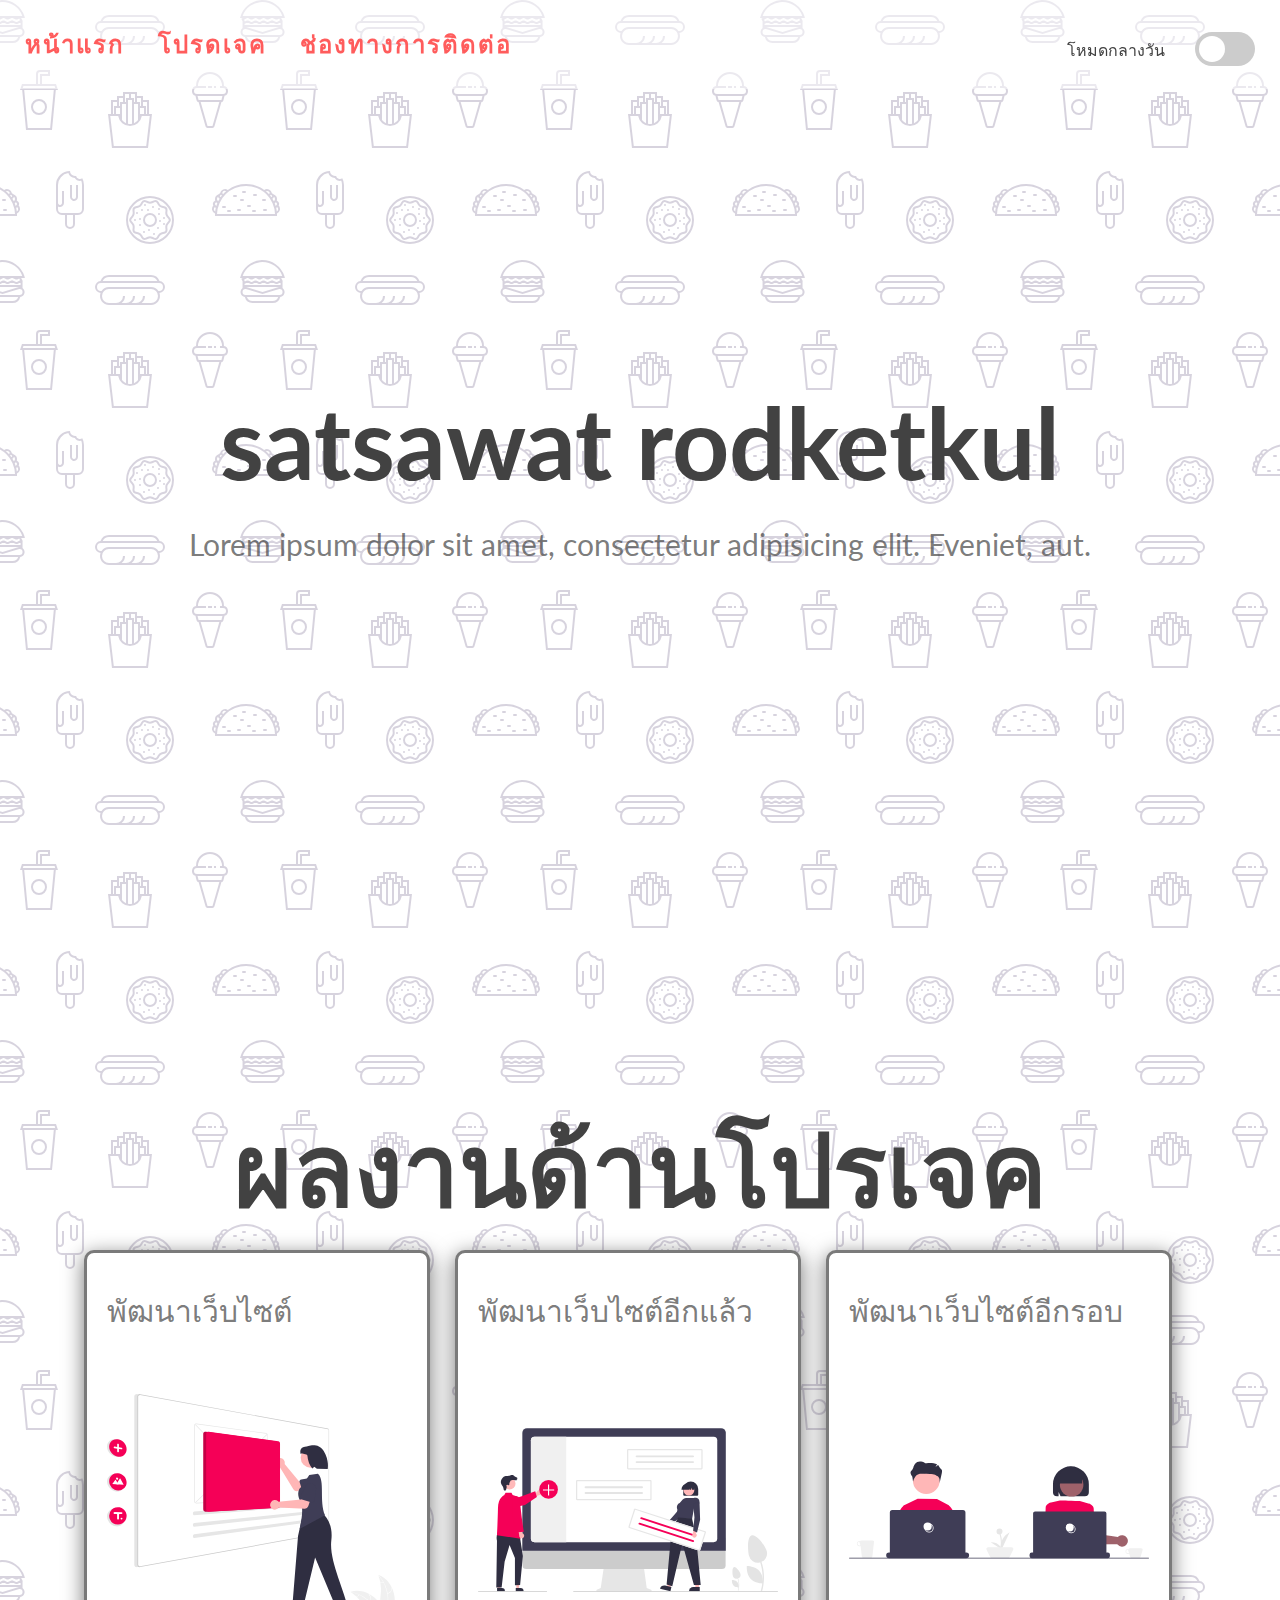
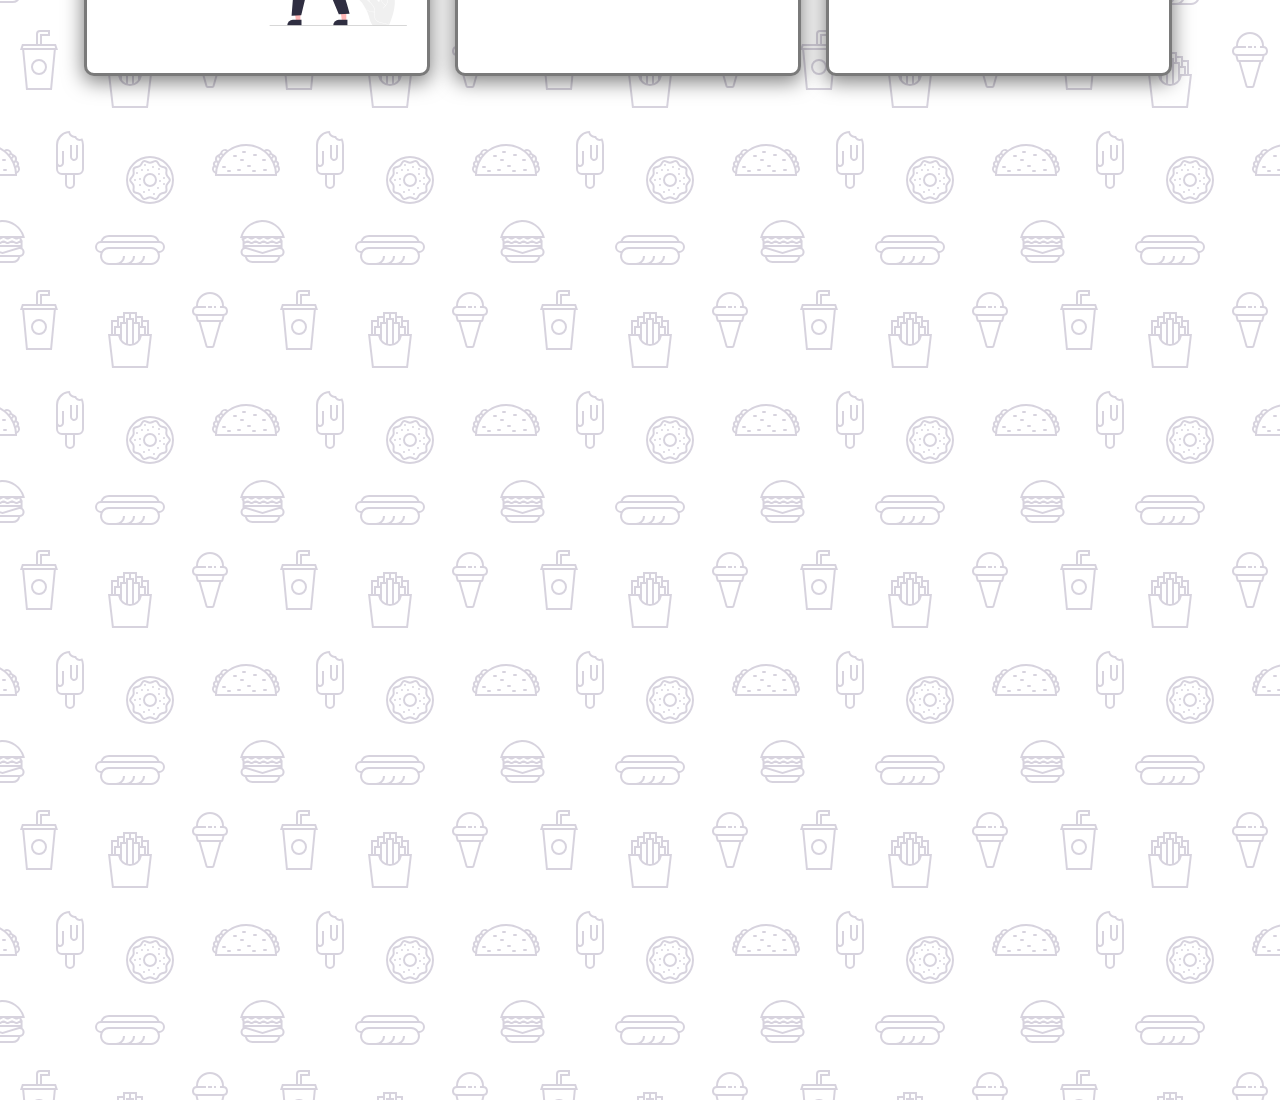
<file: DarkMode/index.html>
<!DOCTYPE html>
<html lang="en">
<head>
    <meta charset="UTF-8">
    <meta http-equiv="X-UA-Compatible" content="IE=edge">
    <meta name="viewport" content="width=device-width, initial-scale=1.0">
    <title>Document</title>
    <link rel="stylesheet" href="style.css">
    <link rel="stylesheet" href="https://pro.fontawesome.com/releases/v5.10.0/css/all.css" integrity="sha384-AYmEC3Yw5cVb3ZcuHtOA93w35dYTsvhLPVnYs9eStHfGJvOvKxVfELGroGkvsg+p" crossorigin="anonymous"/>
</head>
<body>
    <div class="them-switch-container">
        <span id="toggle-icon">
            <span class="toggle-text">โหมดกลางวัน</span>
            <i class="fas fa-sun"></i>
        </span>
        <label class="them-switch">
            <input type="checkbox">
            <div class="slider round"></div>
        </label>
    </div>
    <nav id="nav">
        <a href="#home">หน้าแรก</a>
        <a href="#project">โปรดเจค</a>
        <a href="#contact">ช่องทางการติดต่อ</a>
    </nav>
    <section id="home">
        <div class="title-group">
            <h1>satsawat rodketkul</h1>
            <h2>Lorem ipsum dolor sit amet, consectetur adipisicing elit. Eveniet, aut.</h2>
        </div>
    </section>
    <section id="project">
        <h1>ผลงานด้านโปรเจค</h1>
        <div class="project-container">
            <div class="image-container">
                 <h2>พัฒนาเว็บไซต์</h2>
                 <img src="img/undraw_Website_builder_light.svg" alt="" id="image1">
            </div>
            <div class="image-container">
                <h2>พัฒนาเว็บไซต์อีกแล้ว</h2>
                <img src="img/undraw_Add_tasks_light.svg" alt="" id="image2">
           </div>
           <div class="image-container">
            <h2>พัฒนาเว็บไซต์อีกรอบ</h2>
            <img src="img/undraw_Shared_workspace_light.svg" alt="" id="image3">
       </div>
        </div>
    </section>
    <section id="contact">
        <div class="social-icon">
            <i class="fab fa-youtube"></i>
            <i class="fab fa-facebook"></i>
            <i class="fab fa-github"></i>
        </div>
    </section>
    <script src="javascript.js"></script>
</body>
</html>
</file>
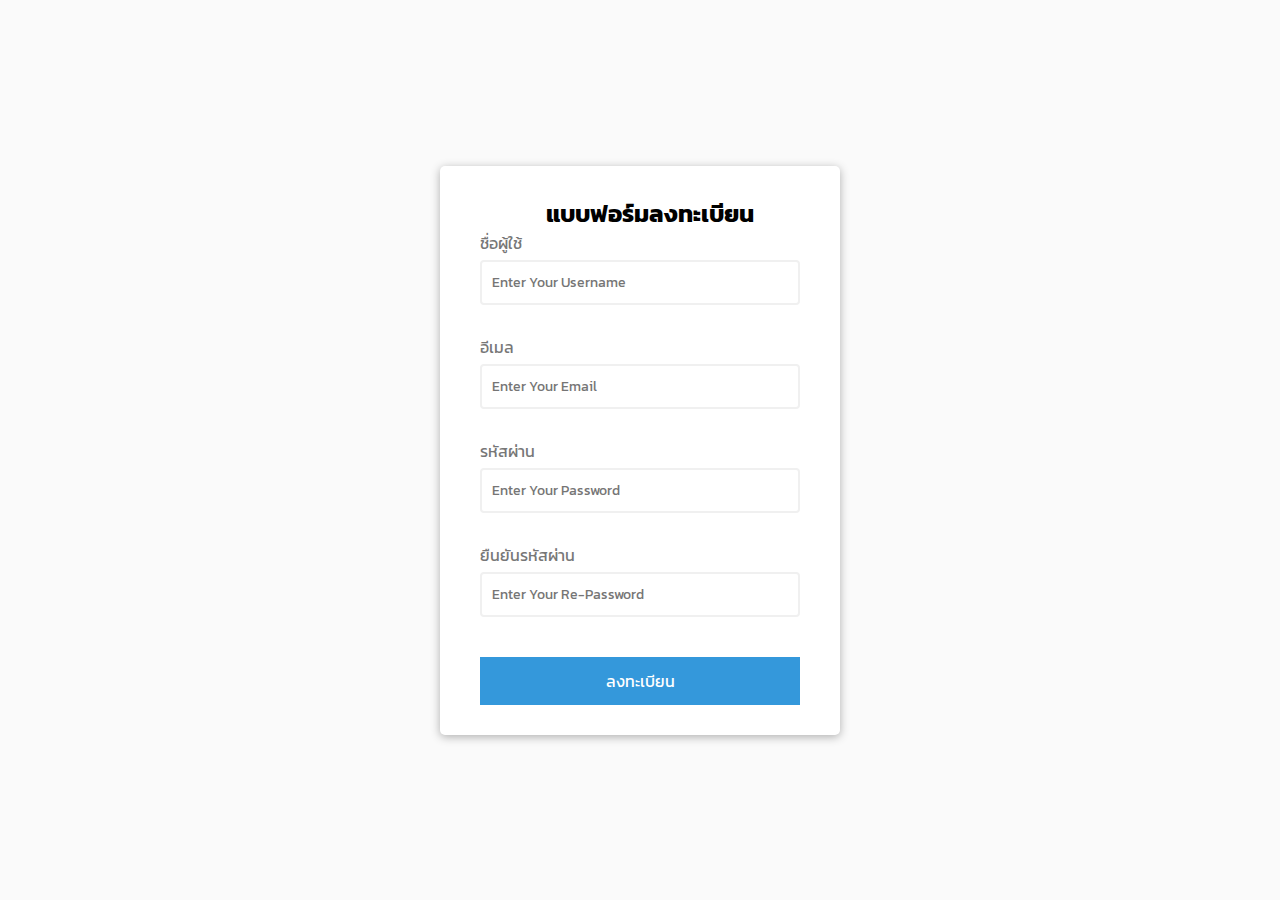
<file: Form Validation/index.html>
<!DOCTYPE html>
<html lang="en">
<head>
    <meta charset="UTF-8">
    <meta http-equiv="X-UA-Compatible" content="IE=edge">
    <meta name="viewport" content="width=device-width, initial-scale=1.0">
    <title>Form Validation</title>
    <link rel="stylesheet" href="style.css">
</head>
<body>
    <div class="container">
        <form id="form" class="form">
            <h2>แบบฟอร์มลงทะเบียน</h2>
            <div class="form-control">
                <label for="username">ชื่อผู้ใช้</label>
                <input type="text" name="" id="username" placeholder="Enter Your Username">
                <small>error message</small>
            </div>
            <div class="form-control">
                <label for="email">อีเมล</label>
                <input type="text" name="" id="email" placeholder="Enter Your Email">
                <small>error message</small>
            </div>
            <div class="form-control">
                <label for="password">รหัสผ่าน</label>
                <input type="password" name="" id="password" placeholder="Enter Your Password">
                <small>error message</small>
                </div>
            <div class="form-control">
                <label for="password">ยืนยันรหัสผ่าน</label>
                <input type="password" name="" id="re-password" placeholder="Enter Your Re-Password">
                <small>error message</small>
            </div>
            <button type="submit">ลงทะเบียน</button>
        </form>
    </div>
    <script src="javascript.js"></script>
</body>
</html>
</file>
<file: DarkMode/style.css>
@import url('https://fonts.googleapis.com/css2?family=Lato&display=swap');
:root{
    --primary-color:rgb(255,92,92);
    --text-color:rgb(66,66,66);
    --text-color-second:rgba(66,66,66,0.7);
    --background:rgb(255,255,255);
    --box-shadow:0 5px 20px 1px rgba(0,0,0,0.5);
}
[data-them="dark"]{
    --primary-color:orange;
    --text-color:white;
    --text-color-second:rgba(255,255,255,0.8);
    --background:#121213;
}
body{
    background-color:var(--background);
    background-image: url("data:image/svg+xml,%3Csvg xmlns='http://www.w3.org/2000/svg' width='260' height='260' viewBox='0 0 260 260'%3E%3Cg fill-rule='evenodd'%3E%3Cg fill='%239C92AC' fill-opacity='0.4'%3E%3Cpath d='M24.37 16c.2.65.39 1.32.54 2H21.17l1.17 2.34.45.9-.24.11V28a5 5 0 0 1-2.23 8.94l-.02.06a8 8 0 0 1-7.75 6h-20a8 8 0 0 1-7.74-6l-.02-.06A5 5 0 0 1-17.45 28v-6.76l-.79-1.58-.44-.9.9-.44.63-.32H-20a23.01 23.01 0 0 1 44.37-2zm-36.82 2a1 1 0 0 0-.44.1l-3.1 1.56.89 1.79 1.31-.66a3 3 0 0 1 2.69 0l2.2 1.1a1 1 0 0 0 .9 0l2.21-1.1a3 3 0 0 1 2.69 0l2.2 1.1a1 1 0 0 0 .9 0l2.21-1.1a3 3 0 0 1 2.69 0l2.2 1.1a1 1 0 0 0 .86.02l2.88-1.27a3 3 0 0 1 2.43 0l2.88 1.27a1 1 0 0 0 .85-.02l3.1-1.55-.89-1.79-1.42.71a3 3 0 0 1-2.56.06l-2.77-1.23a1 1 0 0 0-.4-.09h-.01a1 1 0 0 0-.4.09l-2.78 1.23a3 3 0 0 1-2.56-.06l-2.3-1.15a1 1 0 0 0-.45-.11h-.01a1 1 0 0 0-.44.1L.9 19.22a3 3 0 0 1-2.69 0l-2.2-1.1a1 1 0 0 0-.45-.11h-.01a1 1 0 0 0-.44.1l-2.21 1.11a3 3 0 0 1-2.69 0l-2.2-1.1a1 1 0 0 0-.45-.11h-.01zm0-2h-4.9a21.01 21.01 0 0 1 39.61 0h-2.09l-.06-.13-.26.13h-32.31zm30.35 7.68l1.36-.68h1.3v2h-36v-1.15l.34-.17 1.36-.68h2.59l1.36.68a3 3 0 0 0 2.69 0l1.36-.68h2.59l1.36.68a3 3 0 0 0 2.69 0L2.26 23h2.59l1.36.68a3 3 0 0 0 2.56.06l1.67-.74h3.23l1.67.74a3 3 0 0 0 2.56-.06zM-13.82 27l16.37 4.91L18.93 27h-32.75zm-.63 2h.34l16.66 5 16.67-5h.33a3 3 0 1 1 0 6h-34a3 3 0 1 1 0-6zm1.35 8a6 6 0 0 0 5.65 4h20a6 6 0 0 0 5.66-4H-13.1z'/%3E%3Cpath id='path6_fill-copy' d='M284.37 16c.2.65.39 1.32.54 2H281.17l1.17 2.34.45.9-.24.11V28a5 5 0 0 1-2.23 8.94l-.02.06a8 8 0 0 1-7.75 6h-20a8 8 0 0 1-7.74-6l-.02-.06a5 5 0 0 1-2.24-8.94v-6.76l-.79-1.58-.44-.9.9-.44.63-.32H240a23.01 23.01 0 0 1 44.37-2zm-36.82 2a1 1 0 0 0-.44.1l-3.1 1.56.89 1.79 1.31-.66a3 3 0 0 1 2.69 0l2.2 1.1a1 1 0 0 0 .9 0l2.21-1.1a3 3 0 0 1 2.69 0l2.2 1.1a1 1 0 0 0 .9 0l2.21-1.1a3 3 0 0 1 2.69 0l2.2 1.1a1 1 0 0 0 .86.02l2.88-1.27a3 3 0 0 1 2.43 0l2.88 1.27a1 1 0 0 0 .85-.02l3.1-1.55-.89-1.79-1.42.71a3 3 0 0 1-2.56.06l-2.77-1.23a1 1 0 0 0-.4-.09h-.01a1 1 0 0 0-.4.09l-2.78 1.23a3 3 0 0 1-2.56-.06l-2.3-1.15a1 1 0 0 0-.45-.11h-.01a1 1 0 0 0-.44.1l-2.21 1.11a3 3 0 0 1-2.69 0l-2.2-1.1a1 1 0 0 0-.45-.11h-.01a1 1 0 0 0-.44.1l-2.21 1.11a3 3 0 0 1-2.69 0l-2.2-1.1a1 1 0 0 0-.45-.11h-.01zm0-2h-4.9a21.01 21.01 0 0 1 39.61 0h-2.09l-.06-.13-.26.13h-32.31zm30.35 7.68l1.36-.68h1.3v2h-36v-1.15l.34-.17 1.36-.68h2.59l1.36.68a3 3 0 0 0 2.69 0l1.36-.68h2.59l1.36.68a3 3 0 0 0 2.69 0l1.36-.68h2.59l1.36.68a3 3 0 0 0 2.56.06l1.67-.74h3.23l1.67.74a3 3 0 0 0 2.56-.06zM246.18 27l16.37 4.91L278.93 27h-32.75zm-.63 2h.34l16.66 5 16.67-5h.33a3 3 0 1 1 0 6h-34a3 3 0 1 1 0-6zm1.35 8a6 6 0 0 0 5.65 4h20a6 6 0 0 0 5.66-4H246.9z'/%3E%3Cpath d='M159.5 21.02A9 9 0 0 0 151 15h-42a9 9 0 0 0-8.5 6.02 6 6 0 0 0 .02 11.96A8.99 8.99 0 0 0 109 45h42a9 9 0 0 0 8.48-12.02 6 6 0 0 0 .02-11.96zM151 17h-42a7 7 0 0 0-6.33 4h54.66a7 7 0 0 0-6.33-4zm-9.34 26a8.98 8.98 0 0 0 3.34-7h-2a7 7 0 0 1-7 7h-4.34a8.98 8.98 0 0 0 3.34-7h-2a7 7 0 0 1-7 7h-4.34a8.98 8.98 0 0 0 3.34-7h-2a7 7 0 0 1-7 7h-7a7 7 0 1 1 0-14h42a7 7 0 1 1 0 14h-9.34zM109 27a9 9 0 0 0-7.48 4H101a4 4 0 1 1 0-8h58a4 4 0 0 1 0 8h-.52a9 9 0 0 0-7.48-4h-42z'/%3E%3Cpath d='M39 115a8 8 0 1 0 0-16 8 8 0 0 0 0 16zm6-8a6 6 0 1 1-12 0 6 6 0 0 1 12 0zm-3-29v-2h8v-6H40a4 4 0 0 0-4 4v10H22l-1.33 4-.67 2h2.19L26 130h26l3.81-40H58l-.67-2L56 84H42v-6zm-4-4v10h2V74h8v-2h-8a2 2 0 0 0-2 2zm2 12h14.56l.67 2H22.77l.67-2H40zm13.8 4H24.2l3.62 38h22.36l3.62-38z'/%3E%3Cpath d='M129 92h-6v4h-6v4h-6v14h-3l.24 2 3.76 32h36l3.76-32 .24-2h-3v-14h-6v-4h-6v-4h-8zm18 22v-12h-4v4h3v8h1zm-3 0v-6h-4v6h4zm-6 6v-16h-4v19.17c1.6-.7 2.97-1.8 4-3.17zm-6 3.8V100h-4v23.8a10.04 10.04 0 0 0 4 0zm-6-.63V104h-4v16a10.04 10.04 0 0 0 4 3.17zm-6-9.17v-6h-4v6h4zm-6 0v-8h3v-4h-4v12h1zm27-12v-4h-4v4h3v4h1v-4zm-6 0v-8h-4v4h3v4h1zm-6-4v-4h-4v8h1v-4h3zm-6 4v-4h-4v8h1v-4h3zm7 24a12 12 0 0 0 11.83-10h7.92l-3.53 30h-32.44l-3.53-30h7.92A12 12 0 0 0 130 126z'/%3E%3Cpath d='M212 86v2h-4v-2h4zm4 0h-2v2h2v-2zm-20 0v.1a5 5 0 0 0-.56 9.65l.06.25 1.12 4.48a2 2 0 0 0 1.94 1.52h.01l7.02 24.55a2 2 0 0 0 1.92 1.45h4.98a2 2 0 0 0 1.92-1.45l7.02-24.55a2 2 0 0 0 1.95-1.52L224.5 96l.06-.25a5 5 0 0 0-.56-9.65V86a14 14 0 0 0-28 0zm4 0h6v2h-9a3 3 0 1 0 0 6H223a3 3 0 1 0 0-6H220v-2h2a12 12 0 1 0-24 0h2zm-1.44 14l-1-4h24.88l-1 4h-22.88zm8.95 26l-6.86-24h18.7l-6.86 24h-4.98zM150 242a22 22 0 1 0 0-44 22 22 0 0 0 0 44zm24-22a24 24 0 1 1-48 0 24 24 0 0 1 48 0zm-28.38 17.73l2.04-.87a6 6 0 0 1 4.68 0l2.04.87a2 2 0 0 0 2.5-.82l1.14-1.9a6 6 0 0 1 3.79-2.75l2.15-.5a2 2 0 0 0 1.54-2.12l-.19-2.2a6 6 0 0 1 1.45-4.46l1.45-1.67a2 2 0 0 0 0-2.62l-1.45-1.67a6 6 0 0 1-1.45-4.46l.2-2.2a2 2 0 0 0-1.55-2.13l-2.15-.5a6 6 0 0 1-3.8-2.75l-1.13-1.9a2 2 0 0 0-2.5-.8l-2.04.86a6 6 0 0 1-4.68 0l-2.04-.87a2 2 0 0 0-2.5.82l-1.14 1.9a6 6 0 0 1-3.79 2.75l-2.15.5a2 2 0 0 0-1.54 2.12l.19 2.2a6 6 0 0 1-1.45 4.46l-1.45 1.67a2 2 0 0 0 0 2.62l1.45 1.67a6 6 0 0 1 1.45 4.46l-.2 2.2a2 2 0 0 0 1.55 2.13l2.15.5a6 6 0 0 1 3.8 2.75l1.13 1.9a2 2 0 0 0 2.5.8zm2.82.97a4 4 0 0 1 3.12 0l2.04.87a4 4 0 0 0 4.99-1.62l1.14-1.9a4 4 0 0 1 2.53-1.84l2.15-.5a4 4 0 0 0 3.09-4.24l-.2-2.2a4 4 0 0 1 .97-2.98l1.45-1.67a4 4 0 0 0 0-5.24l-1.45-1.67a4 4 0 0 1-.97-2.97l.2-2.2a4 4 0 0 0-3.09-4.25l-2.15-.5a4 4 0 0 1-2.53-1.84l-1.14-1.9a4 4 0 0 0-5-1.62l-2.03.87a4 4 0 0 1-3.12 0l-2.04-.87a4 4 0 0 0-4.99 1.62l-1.14 1.9a4 4 0 0 1-2.53 1.84l-2.15.5a4 4 0 0 0-3.09 4.24l.2 2.2a4 4 0 0 1-.97 2.98l-1.45 1.67a4 4 0 0 0 0 5.24l1.45 1.67a4 4 0 0 1 .97 2.97l-.2 2.2a4 4 0 0 0 3.09 4.25l2.15.5a4 4 0 0 1 2.53 1.84l1.14 1.9a4 4 0 0 0 5 1.62l2.03-.87zM152 207a1 1 0 1 1 2 0 1 1 0 0 1-2 0zm6 2a1 1 0 1 1 2 0 1 1 0 0 1-2 0zm-11 1a1 1 0 1 1 2 0 1 1 0 0 1-2 0zm-6 0a1 1 0 1 1 2 0 1 1 0 0 1-2 0zm3-5a1 1 0 1 1 2 0 1 1 0 0 1-2 0zm-8 8a1 1 0 1 1 2 0 1 1 0 0 1-2 0zm3 6a1 1 0 1 1 2 0 1 1 0 0 1-2 0zm0 6a1 1 0 1 1 2 0 1 1 0 0 1-2 0zm4 7a1 1 0 1 1 2 0 1 1 0 0 1-2 0zm5-2a1 1 0 1 1 2 0 1 1 0 0 1-2 0zm5 4a1 1 0 1 1 2 0 1 1 0 0 1-2 0zm4-6a1 1 0 1 1 2 0 1 1 0 0 1-2 0zm6-4a1 1 0 1 1 2 0 1 1 0 0 1-2 0zm-4-3a1 1 0 1 1 2 0 1 1 0 0 1-2 0zm4-3a1 1 0 1 1 2 0 1 1 0 0 1-2 0zm-5-4a1 1 0 1 1 2 0 1 1 0 0 1-2 0zm-24 6a1 1 0 1 1 2 0 1 1 0 0 1-2 0zm16 5a5 5 0 1 0 0-10 5 5 0 0 0 0 10zm7-5a7 7 0 1 1-14 0 7 7 0 0 1 14 0zm86-29a1 1 0 0 0 0 2h2a1 1 0 0 0 0-2h-2zm19 9a1 1 0 0 1 1-1h2a1 1 0 0 1 0 2h-2a1 1 0 0 1-1-1zm-14 5a1 1 0 0 0 0 2h2a1 1 0 0 0 0-2h-2zm-25 1a1 1 0 0 0 0 2h2a1 1 0 0 0 0-2h-2zm5 4a1 1 0 0 0 0 2h2a1 1 0 0 0 0-2h-2zm9 0a1 1 0 0 1 1-1h2a1 1 0 0 1 0 2h-2a1 1 0 0 1-1-1zm15 1a1 1 0 0 1 1-1h2a1 1 0 0 1 0 2h-2a1 1 0 0 1-1-1zm12-2a1 1 0 0 0 0 2h2a1 1 0 0 0 0-2h-2zm-11-14a1 1 0 0 1 1-1h2a1 1 0 0 1 0 2h-2a1 1 0 0 1-1-1zm-19 0a1 1 0 0 0 0 2h2a1 1 0 0 0 0-2h-2zm6 5a1 1 0 0 1 1-1h2a1 1 0 0 1 0 2h-2a1 1 0 0 1-1-1zm-25 15c0-.47.01-.94.03-1.4a5 5 0 0 1-1.7-8 3.99 3.99 0 0 1 1.88-5.18 5 5 0 0 1 3.4-6.22 3 3 0 0 1 1.46-1.05 5 5 0 0 1 7.76-3.27A30.86 30.86 0 0 1 246 184c6.79 0 13.06 2.18 18.17 5.88a5 5 0 0 1 7.76 3.27 3 3 0 0 1 1.47 1.05 5 5 0 0 1 3.4 6.22 4 4 0 0 1 1.87 5.18 4.98 4.98 0 0 1-1.7 8c.02.46.03.93.03 1.4v1h-62v-1zm.83-7.17a30.9 30.9 0 0 0-.62 3.57 3 3 0 0 1-.61-4.2c.37.28.78.49 1.23.63zm1.49-4.61c-.36.87-.68 1.76-.96 2.68a2 2 0 0 1-.21-3.71c.33.4.73.75 1.17 1.03zm2.32-4.54c-.54.86-1.03 1.76-1.49 2.68a3 3 0 0 1-.07-4.67 3 3 0 0 0 1.56 1.99zm1.14-1.7c.35-.5.72-.98 1.1-1.46a1 1 0 1 0-1.1 1.45zm5.34-5.77c-1.03.86-2 1.79-2.9 2.77a3 3 0 0 0-1.11-.77 3 3 0 0 1 4-2zm42.66 2.77c-.9-.98-1.87-1.9-2.9-2.77a3 3 0 0 1 4.01 2 3 3 0 0 0-1.1.77zm1.34 1.54c.38.48.75.96 1.1 1.45a1 1 0 1 0-1.1-1.45zm3.73 5.84c-.46-.92-.95-1.82-1.5-2.68a3 3 0 0 0 1.57-1.99 3 3 0 0 1-.07 4.67zm1.8 4.53c-.29-.9-.6-1.8-.97-2.67.44-.28.84-.63 1.17-1.03a2 2 0 0 1-.2 3.7zm1.14 5.51c-.14-1.21-.35-2.4-.62-3.57.45-.14.86-.35 1.23-.63a2.99 2.99 0 0 1-.6 4.2zM275 214a29 29 0 0 0-57.97 0h57.96zM72.33 198.12c-.21-.32-.34-.7-.34-1.12v-12h-2v12a4.01 4.01 0 0 0 7.09 2.54c.57-.69.91-1.57.91-2.54v-12h-2v12a1.99 1.99 0 0 1-2 2 2 2 0 0 1-1.66-.88zM75 176c.38 0 .74-.04 1.1-.12a4 4 0 0 0 6.19 2.4A13.94 13.94 0 0 1 84 185v24a6 6 0 0 1-6 6h-3v9a5 5 0 1 1-10 0v-9h-3a6 6 0 0 1-6-6v-24a14 14 0 0 1 14-14 5 5 0 0 0 5 5zm-17 15v12a1.99 1.99 0 0 0 1.22 1.84 2 2 0 0 0 2.44-.72c.21-.32.34-.7.34-1.12v-12h2v12a3.98 3.98 0 0 1-5.35 3.77 3.98 3.98 0 0 1-.65-.3V209a4 4 0 0 0 4 4h16a4 4 0 0 0 4-4v-24c.01-1.53-.23-2.88-.72-4.17-.43.1-.87.16-1.28.17a6 6 0 0 1-5.2-3 7 7 0 0 1-6.47-4.88A12 12 0 0 0 58 185v6zm9 24v9a3 3 0 1 0 6 0v-9h-6z'/%3E%3Cpath d='M-17 191a1 1 0 0 0 0 2h2a1 1 0 0 0 0-2h-2zm19 9a1 1 0 0 1 1-1h2a1 1 0 0 1 0 2H3a1 1 0 0 1-1-1zm-14 5a1 1 0 0 0 0 2h2a1 1 0 0 0 0-2h-2zm-25 1a1 1 0 0 0 0 2h2a1 1 0 0 0 0-2h-2zm5 4a1 1 0 0 0 0 2h2a1 1 0 0 0 0-2h-2zm9 0a1 1 0 0 1 1-1h2a1 1 0 0 1 0 2h-2a1 1 0 0 1-1-1zm15 1a1 1 0 0 1 1-1h2a1 1 0 0 1 0 2h-2a1 1 0 0 1-1-1zm12-2a1 1 0 0 0 0 2h2a1 1 0 0 0 0-2H4zm-11-14a1 1 0 0 1 1-1h2a1 1 0 0 1 0 2h-2a1 1 0 0 1-1-1zm-19 0a1 1 0 0 0 0 2h2a1 1 0 0 0 0-2h-2zm6 5a1 1 0 0 1 1-1h2a1 1 0 0 1 0 2h-2a1 1 0 0 1-1-1zm-25 15c0-.47.01-.94.03-1.4a5 5 0 0 1-1.7-8 3.99 3.99 0 0 1 1.88-5.18 5 5 0 0 1 3.4-6.22 3 3 0 0 1 1.46-1.05 5 5 0 0 1 7.76-3.27A30.86 30.86 0 0 1-14 184c6.79 0 13.06 2.18 18.17 5.88a5 5 0 0 1 7.76 3.27 3 3 0 0 1 1.47 1.05 5 5 0 0 1 3.4 6.22 4 4 0 0 1 1.87 5.18 4.98 4.98 0 0 1-1.7 8c.02.46.03.93.03 1.4v1h-62v-1zm.83-7.17a30.9 30.9 0 0 0-.62 3.57 3 3 0 0 1-.61-4.2c.37.28.78.49 1.23.63zm1.49-4.61c-.36.87-.68 1.76-.96 2.68a2 2 0 0 1-.21-3.71c.33.4.73.75 1.17 1.03zm2.32-4.54c-.54.86-1.03 1.76-1.49 2.68a3 3 0 0 1-.07-4.67 3 3 0 0 0 1.56 1.99zm1.14-1.7c.35-.5.72-.98 1.1-1.46a1 1 0 1 0-1.1 1.45zm5.34-5.77c-1.03.86-2 1.79-2.9 2.77a3 3 0 0 0-1.11-.77 3 3 0 0 1 4-2zm42.66 2.77c-.9-.98-1.87-1.9-2.9-2.77a3 3 0 0 1 4.01 2 3 3 0 0 0-1.1.77zm1.34 1.54c.38.48.75.96 1.1 1.45a1 1 0 1 0-1.1-1.45zm3.73 5.84c-.46-.92-.95-1.82-1.5-2.68a3 3 0 0 0 1.57-1.99 3 3 0 0 1-.07 4.67zm1.8 4.53c-.29-.9-.6-1.8-.97-2.67.44-.28.84-.63 1.17-1.03a2 2 0 0 1-.2 3.7zm1.14 5.51c-.14-1.21-.35-2.4-.62-3.57.45-.14.86-.35 1.23-.63a2.99 2.99 0 0 1-.6 4.2zM15 214a29 29 0 0 0-57.97 0h57.96z'/%3E%3C/g%3E%3C/g%3E%3C/svg%3E");
    margin:0;
    color:var(--text-color);
}
*{
    font-family:'Lato', sans-serif;
    box-sizing: border-box;
    scroll-behavior: smooth;
}
h1{
    font-size: 100px;
    margin-bottom:0;
}
section{ 
    min-height:100vh;
    display: flex;
    justify-content: center;
    align-items: center;
    flex-direction: column;
}
h2{
    color:var(--text-color-second);
    font-size: 30px;
    font-weight: normal;
}
.title-group{
    text-align: center;
}
nav{
    position:fixed;
    z-index: 10;
    font-size: 24px;
    letter-spacing: 2px;
    padding: 25px;
    width: 100vw;
    background: rgb(255 255 255 /50%);
}
a{
    margin-right: 25px;
    color:var(--primary-color);
    text-decoration: none;
    border-bottom: 3px solid transparent;
    font-weight: bold;
}
a:hover,a:focus{
    color:var(--text-color);
    border-bottom: 3px solid;
}
.them-switch-container{
    display: flex;
    align-items: center;
    z-index: 100;
    position:fixed;
    right: 25px;
    top:30px;
}
.them-switch-container span{
    margin-right: 10px;
    font-size: 1rem;
}
.toggle-text{
    position: relative;
    top: -4px;
    right: 5px;
    color: var(--text-color);
}
.them-switch{
    display: inline-block;
    height: 34px;
    position: relative;
    width: 60px;
}
.them-switch input{
    display: none;
}
.slider{
    background: #ccc;
    bottom: 0;
    cursor:pointer;
    left: 0;
    position:absolute;
    right: 0;
    top: 0;
    transition: 0.4s;
}
.slider::before{
    background:#fff;
    content: "";
    bottom: 4px;
    height:26px;
    left:4px;
    position:absolute;
    transition: 0.4s;
    width:26px;
}
input:checked +.slider::before{
    transform: translateX(26px);
}
.slider.round{
    border-radius: 34px;
}
.slider::before{
    border-radius: 50px;
}
.fas{
    font-size: 30px;
    margin-right: 5px;
}
.fab{
    font-size: 100px;
    margin-right: 50px;
    cursor: pointer;
    color: var(--primary-color);
}
.fab:hover{
    color:var(--text-color);
}
.project-container{
    display: flex;
}
.image-container{
    border: solid var(--text-color-second);
    border-radius: 10px;
    box-shadow: var(--box-shadow);
    padding: 10px 20px;
    background: var(--background);
    margin-right: 25px;
    width: auto;
}
img{
    width: 300px;
    height: 300px;
}
</file>
<file: Form Validation/style.css>
@import url('https://fonts.googleapis.com/css2?family=Kanit&display=swap');
*{
    font-family: 'Kanit', sans-serif;
    box-sizing: border-box;
}
body{
    background-color: #fafafa;
    display: flex;
    align-items: center;
    justify-content: center;
    min-height: 100vh;
    margin: 0;
}
.container{
    background-color: #fff;
    border-radius: 5px;
    box-shadow: 0 2px 10px rgba(0, 0, 0,0.3);
    width: 400px;
}
.form{
    padding: 30px 40px;
}
h2{
    text-align: center;
    margin:0 0 0 20px;
}
.form-control{
    position: relative;
    margin-bottom: 10px;
    padding-bottom: 20px;
}
.form-control label{
    color: #777;
    display: block;
    margin-bottom: 5px;
}
.form-control input{
    border: 2px solid #f0f0f0;
    border-radius: 4px;
    display: block;
    width: 100%;
    padding: 10px;
    font-size: 14px;
}
.form-control input:focus{
    outline: 0;
    border-color: #777;
}
.form-control.error input{
    border-color: #ff0000;
}
.form-control.success input{
    border-color: green;
}
.form-control small{
    color: #ff0000;
    position: absolute;
    bottom: 0;
    left: 0;
    visibility: hidden;
}
.form-control.error small{
    visibility: visible;
}
.form button{
    cursor: pointer;
    background-color: #3498db;
    color: #fff;
    border: 2px solid #3498db;
    margin-top: 20px;
    width: 100%;
    display: block;
    font-size: 16px;
    padding: 10px;
}
</file>
